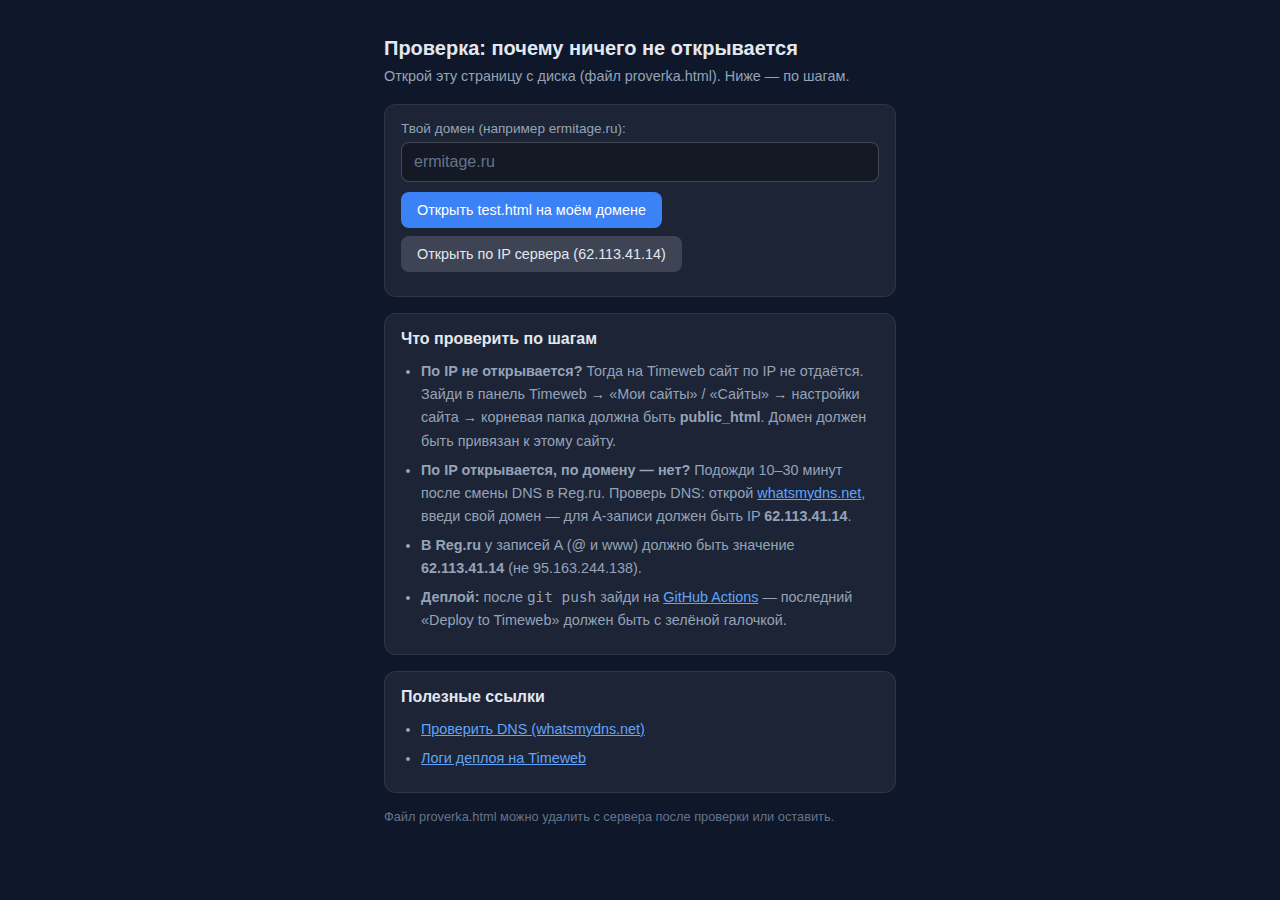
<file: proverka.html>
<!DOCTYPE html>
<html lang="ru">
<head>
  <meta charset="utf-8" />
  <meta name="viewport" content="width=device-width, initial-scale=1" />
  <title>Проверка: почему ничего не открывается</title>
  <style>
    * { box-sizing: border-box; }
    body {
      font-family: -apple-system, BlinkMacSystemFont, 'Segoe UI', Roboto, sans-serif;
      margin: 0;
      padding: 24px;
      max-width: 560px;
      margin: 0 auto;
      background: #0f172a;
      color: #e2e8f0;
      min-height: 100vh;
    }
    h1 { font-size: 1.25rem; margin-bottom: 8px; }
    p { color: #94a3b8; font-size: 0.9rem; margin: 0 0 20px; }
    .block {
      background: rgba(255,255,255,0.06);
      border-radius: 12px;
      padding: 16px;
      margin-bottom: 16px;
      border: 1px solid rgba(255,255,255,0.08);
    }
    label { display: block; font-size: 0.85rem; margin-bottom: 6px; color: #94a3b8; }
    input {
      width: 100%;
      padding: 10px 12px;
      border-radius: 8px;
      border: 1px solid rgba(255,255,255,0.2);
      background: rgba(0,0,0,0.3);
      color: #fff;
      font-size: 1rem;
      margin-bottom: 10px;
    }
    input::placeholder { color: #64748b; }
    button {
      padding: 10px 16px;
      border-radius: 8px;
      border: none;
      font-size: 0.9rem;
      cursor: pointer;
      margin-right: 8px;
      margin-bottom: 8px;
    }
    .btn-main { background: #3b82f6; color: #fff; }
    .btn-main:hover { background: #2563eb; }
    .btn-sec { background: rgba(255,255,255,0.15); color: #e2e8f0; }
    .btn-sec:hover { background: rgba(255,255,255,0.25); }
    ul {
      margin: 12px 0 0;
      padding-left: 20px;
      font-size: 0.9rem;
      color: #94a3b8;
      line-height: 1.6;
    }
    li { margin-bottom: 6px; }
    a { color: #60a5fa; }
    .small { font-size: 0.8rem; color: #64748b; margin-top: 16px; }
  </style>
</head>
<body>
  <h1>Проверка: почему ничего не открывается</h1>
  <p>Открой эту страницу с диска (файл proverka.html). Ниже — по шагам.</p>

  <div class="block">
    <label>Твой домен (например ermitage.ru):</label>
    <input type="text" id="domain" placeholder="ermitage.ru" />
    <button class="btn-main" onclick="openTest()">Открыть test.html на моём домене</button>
    <button class="btn-sec" onclick="openByIp()">Открыть по IP сервера (62.113.41.14)</button>
  </div>

  <div class="block">
    <strong>Что проверить по шагам</strong>
    <ul>
      <li><strong>По IP не открывается?</strong> Тогда на Timeweb сайт по IP не отдаётся. Зайди в панель Timeweb → «Мои сайты» / «Сайты» → настройки сайта → корневая папка должна быть <strong>public_html</strong>. Домен должен быть привязан к этому сайту.</li>
      <li><strong>По IP открывается, по домену — нет?</strong> Подожди 10–30 минут после смены DNS в Reg.ru. Проверь DNS: открой <a href="https://www.whatsmydns.net/" target="_blank" rel="noopener">whatsmydns.net</a>, введи свой домен — для A-записи должен быть IP <strong>62.113.41.14</strong>.</li>
      <li><strong>В Reg.ru</strong> у записей A (@ и www) должно быть значение <strong>62.113.41.14</strong> (не 95.163.244.138).</li>
      <li><strong>Деплой:</strong> после <code>git push</code> зайди на <a href="https://github.com/YaroslavSigidin/ermitage/actions" target="_blank" rel="noopener">GitHub Actions</a> — последний «Deploy to Timeweb» должен быть с зелёной галочкой.</li>
    </ul>
  </div>

  <div class="block">
    <strong>Полезные ссылки</strong>
    <ul>
      <li><a href="https://www.whatsmydns.net/" target="_blank" rel="noopener">Проверить DNS (whatsmydns.net)</a></li>
      <li><a href="https://github.com/YaroslavSigidin/ermitage/actions" target="_blank" rel="noopener">Логи деплоя на Timeweb</a></li>
    </ul>
  </div>

  <p class="small">Файл proverka.html можно удалить с сервера после проверки или оставить.</p>

  <script>
    function openTest() {
      var d = document.getElementById('domain').value.trim().replace(/^https?:\/\//, '').split('/')[0];
      if (!d) { alert('Введи домен'); return; }
      window.open('http://' + d + '/test.html', '_blank');
    }
    function openByIp() {
      window.open('http://62.113.41.14/test.html', '_blank');
    }
  </script>
</body>
</html>
</file>
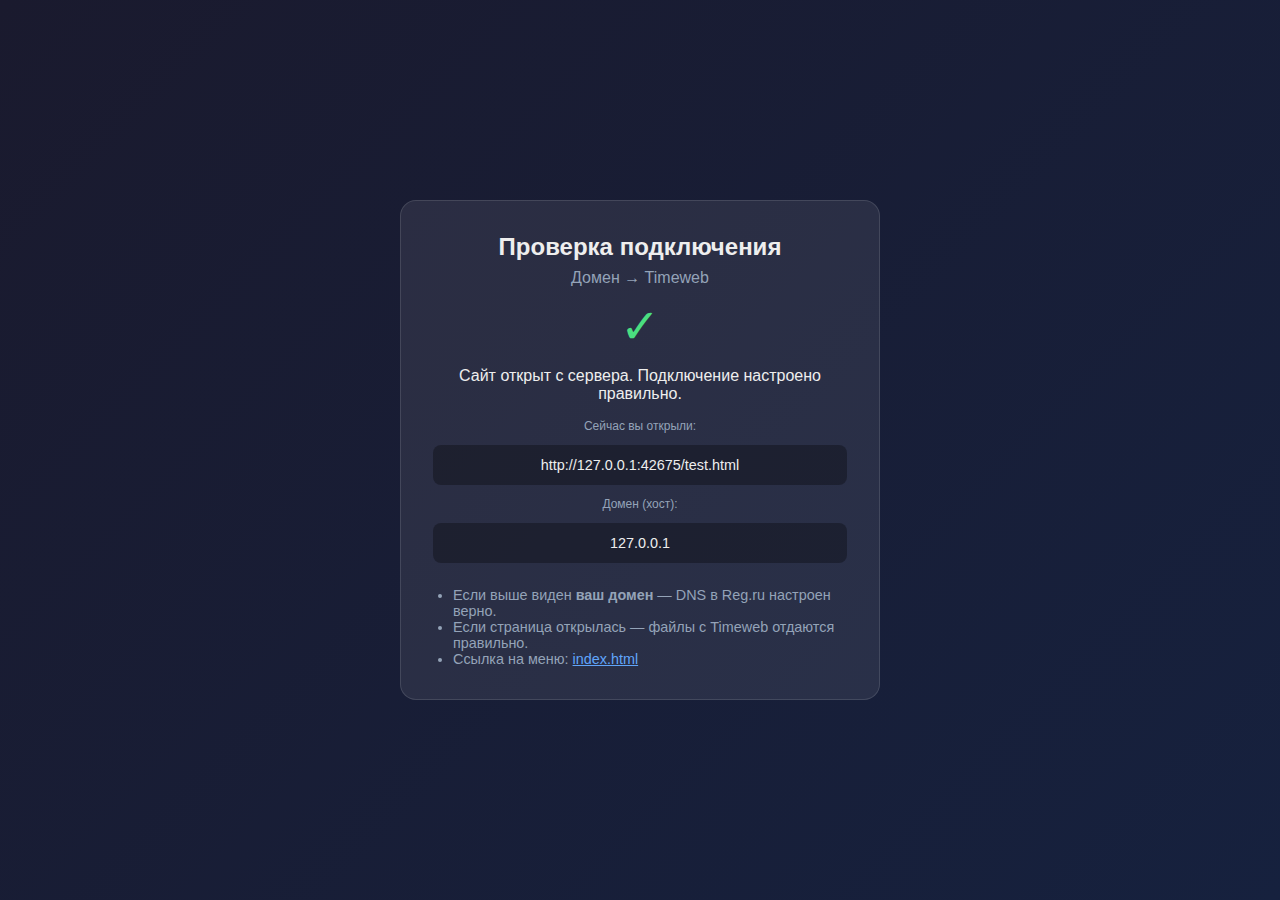
<file: test.html>
<!DOCTYPE html>
<html lang="ru">
<head>
  <meta charset="utf-8" />
  <meta name="viewport" content="width=device-width, initial-scale=1" />
  <title>Проверка подключения</title>
  <style>
    * { box-sizing: border-box; }
    body {
      font-family: -apple-system, BlinkMacSystemFont, 'Segoe UI', Roboto, sans-serif;
      margin: 0;
      min-height: 100vh;
      display: flex;
      align-items: center;
      justify-content: center;
      background: linear-gradient(135deg, #1a1a2e 0%, #16213e 100%);
      color: #eee;
      padding: 20px;
    }
    .card {
      max-width: 480px;
      width: 100%;
      background: rgba(255,255,255,0.08);
      border-radius: 16px;
      padding: 32px;
      border: 1px solid rgba(255,255,255,0.12);
      text-align: center;
    }
    h1 { margin: 0 0 8px; font-size: 1.5rem; }
    .status {
      font-size: 3rem;
      margin: 16px 0;
      line-height: 1;
    }
    .ok { color: #4ade80; }
    .url, .host {
      margin: 12px 0;
      padding: 12px;
      background: rgba(0,0,0,0.3);
      border-radius: 8px;
      word-break: break-all;
      font-size: 0.9rem;
    }
    .label { color: #94a3b8; font-size: 0.75rem; margin-bottom: 4px; }
    ul {
      text-align: left;
      margin: 24px 0 0;
      padding-left: 20px;
      color: #94a3b8;
      font-size: 0.9rem;
    }
    a { color: #60a5fa; }
  </style>
</head>
<body>
  <div class="card">
    <h1>Проверка подключения</h1>
    <p style="color:#94a3b8; margin:0;">Домен → Timeweb</p>

    <div class="status ok" id="status">✓</div>
    <p id="message">Сайт открыт с сервера. Подключение настроено правильно.</p>

    <div class="label">Сейчас вы открыли:</div>
    <div class="url" id="url"></div>

    <div class="label">Домен (хост):</div>
    <div class="host" id="host"></div>

    <ul>
      <li>Если выше виден <strong>ваш домен</strong> — DNS в Reg.ru настроен верно.</li>
      <li>Если страница открылась — файлы с Timeweb отдаются правильно.</li>
      <li>Ссылка на меню: <a href="index.html">index.html</a></li>
    </ul>
  </div>
  <script>
    document.getElementById('url').textContent = window.location.href;
    document.getElementById('host').textContent = window.location.hostname;
  </script>
</body>
</html>
</file>
